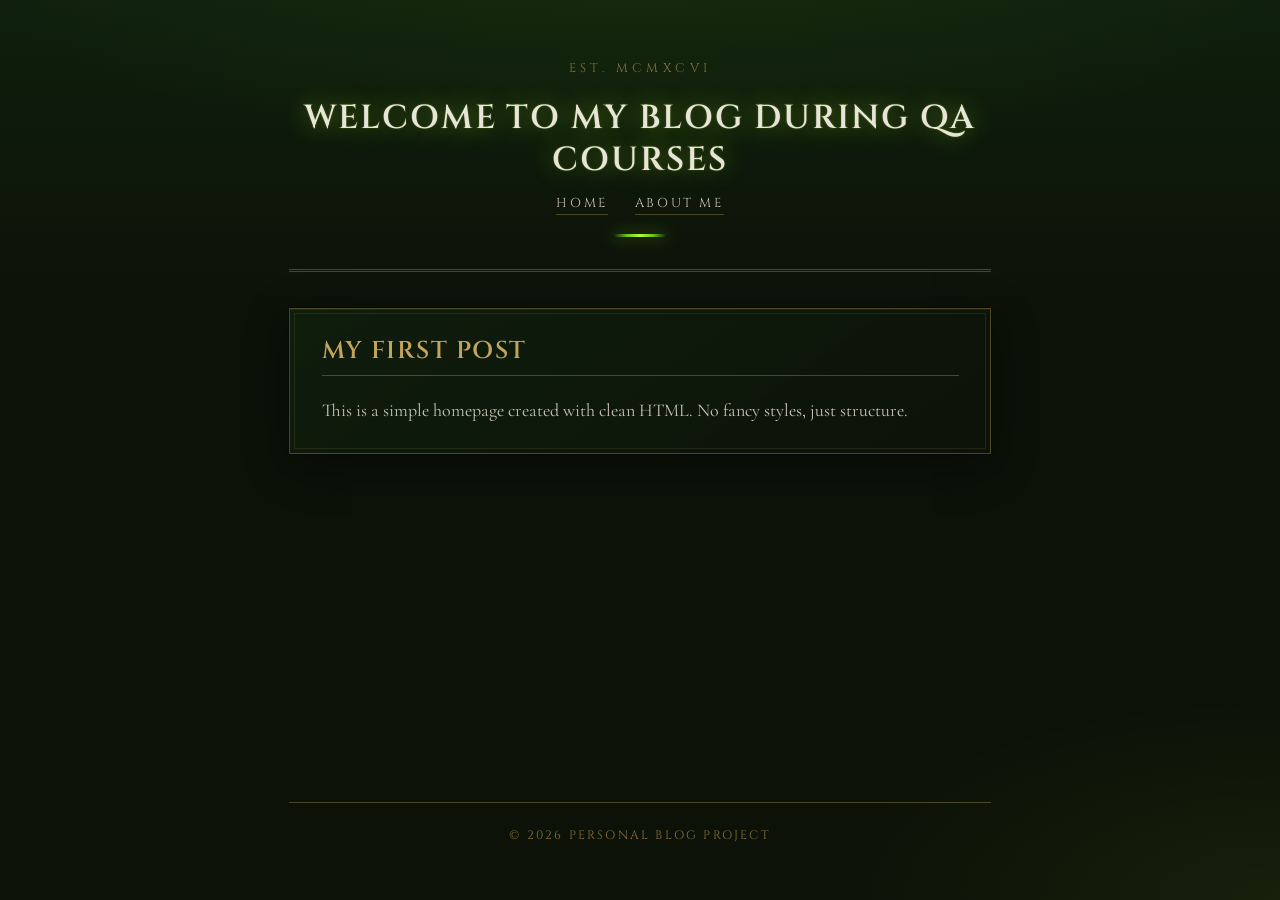
<file: index.html>
<!DOCTYPE html>
<html lang="en">
<head>
    <meta charset="UTF-8">
    <meta name="viewport" content="width=device-width, initial-scale=1">
    <title>My Simple Blog</title>
    <link rel="preconnect" href="https://fonts.googleapis.com">
    <link rel="preconnect" href="https://fonts.gstatic.com" crossorigin>
    <link href="https://fonts.googleapis.com/css2?family=Cinzel:wght@500;600&family=Cormorant+Garamond:ital,wght@0,400;0,500;1,400&display=swap" rel="stylesheet">
    <link rel="stylesheet" href="styles.css">
</head>
<body>
    <div class="site-wrap">
        <header class="site-header">
            <p class="monogram">Est. MCMXCVI</p>
            <h1>Welcome to My Blog during QA courses</h1>
            <nav class="site-nav" aria-label="Primary">
                <ul>
                    <li><a href="index.html">Home</a></li>
                    <li><a href="page1.html">About Me</a></li>
                </ul>
            </nav>
        </header>

        <main>
            <article>
                <h2>My First Post</h2>
                <p>This is a simple homepage created with clean HTML. No fancy styles, just structure.</p>
            </article>
        </main>

        <footer class="site-footer">
            <p>&copy; 2026 Personal Blog Project</p>
        </footer>
    </div>
</body>
</html>
</file>
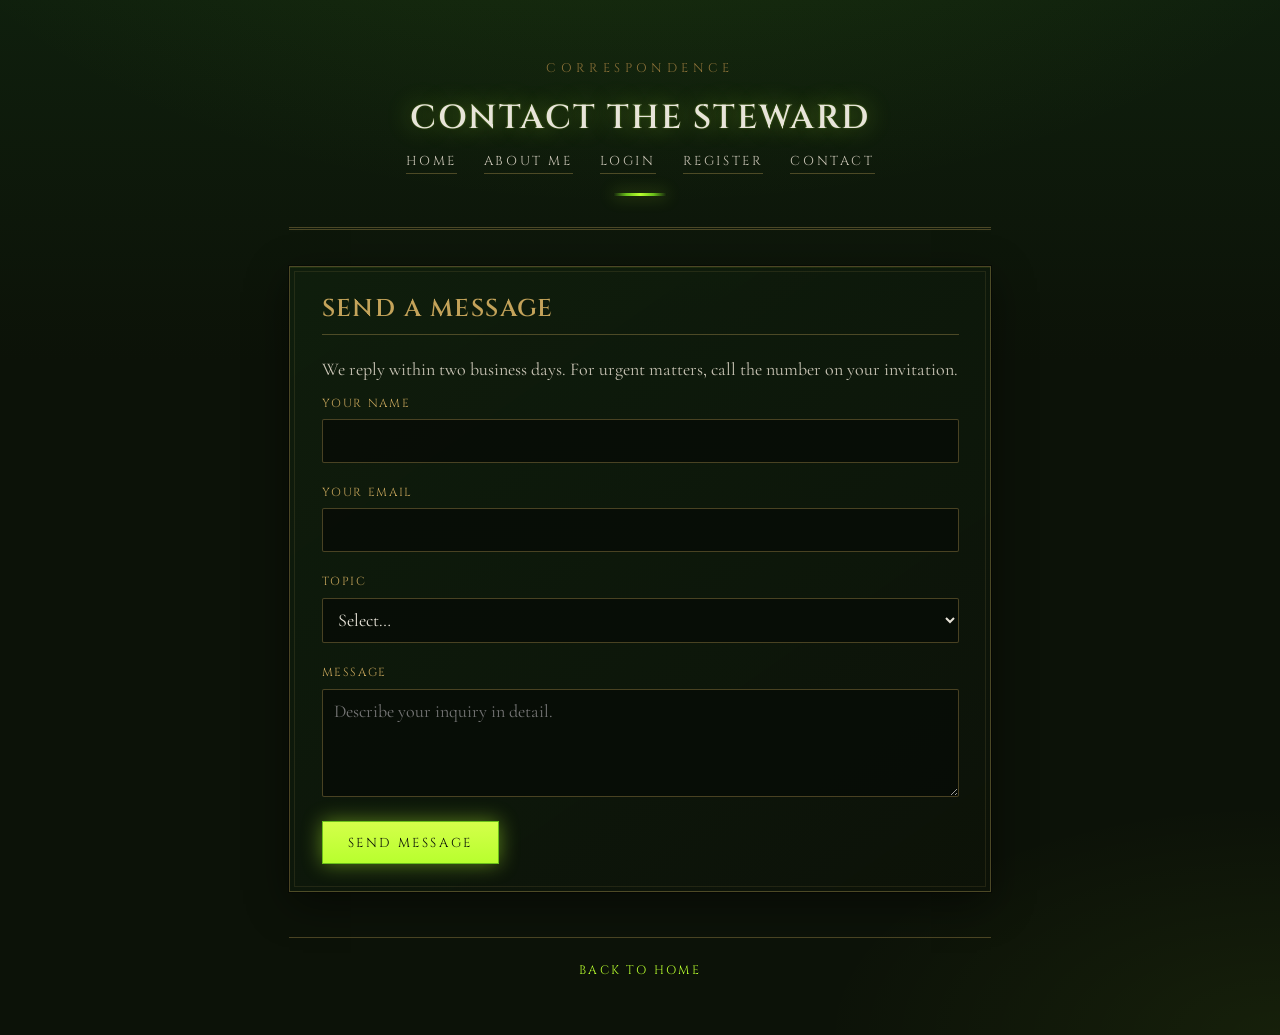
<file: contact.html>
<!DOCTYPE html>
<html lang="en">
<head>
    <meta charset="UTF-8">
    <meta name="viewport" content="width=device-width, initial-scale=1">
    <title>Contact</title>
    <link rel="preconnect" href="https://fonts.googleapis.com">
    <link rel="preconnect" href="https://fonts.gstatic.com" crossorigin>
    <link href="https://fonts.googleapis.com/css2?family=Cinzel:wght@500;600&family=Cormorant+Garamond:ital,wght@0,400;0,500;1,400&display=swap" rel="stylesheet">
    <link rel="stylesheet" href="styles.css">
</head>
<body>
    <div class="site-wrap">
        <header class="site-header">
            <p class="monogram">Correspondence</p>
            <h1>Contact the Steward</h1>
            <nav class="site-nav" aria-label="Primary">
                <ul>
                    <li><a href="index.html">Home</a></li>
                    <li><a href="page1.html">About Me</a></li>
                    <li><a href="login.html">Login</a></li>
                    <li><a href="register.html">Register</a></li>
                    <li><a href="contact.html">Contact</a></li>
                </ul>
            </nav>
        </header>

        <main>
            <article>
                <h2>Send a message</h2>
                <p class="lede">We reply within two business days. For urgent matters, call the number on your invitation.</p>
                <form class="form-stack" action="mailto:steward@example.com" method="post" enctype="text/plain">
                    <div class="field">
                        <label for="contact-name">Your name</label>
                        <input type="text" id="contact-name" name="name" required>
                    </div>
                    <div class="field">
                        <label for="contact-email">Your email</label>
                        <input type="text" id="contact-email" name="email" required>
                    </div>
                    <div class="field">
                        <label for="topic">Topic</label>
                        <select id="topic" name="topic">
                            <option value="">Select…</option>
                            <option value="membership">Membership</option>
                            <option value="billing">Billing</option>
                            <option value="other">Other</option>
                        </select>
                    </div>
                    <div class="field">
                        <label for="message">Message</label>
                        <textarea id="message" name="message" maxlength="5" required placeholder="Describe your inquiry in detail."></textarea>
                    </div>
                    <div class="form-actions">
                        <button type="submit" class="btn-primary">Send message</button>
                    </div>
                </form>
            </article>
        </main>

        <footer class="site-footer">
            <p><a href="index.html">Back to Home</a></p>
        </footer>
    </div>
</body>
</html>
</file>
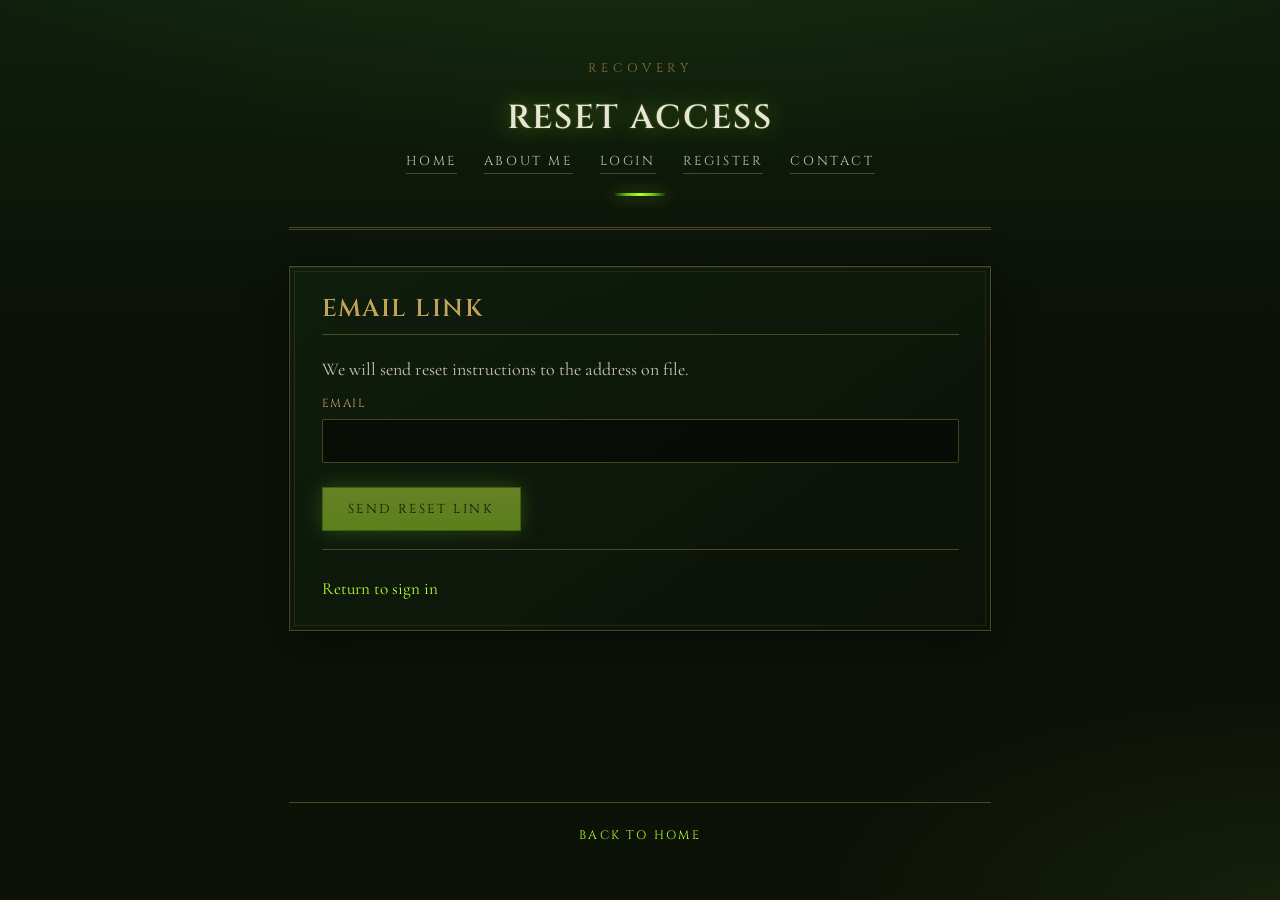
<file: forgot-password.html>
<!DOCTYPE html>
<html lang="en">
<head>
    <meta charset="UTF-8">
    <meta name="viewport" content="width=device-width, initial-scale=1">
    <title>Reset Password</title>
    <link rel="preconnect" href="https://fonts.googleapis.com">
    <link rel="preconnect" href="https://fonts.gstatic.com" crossorigin>
    <link href="https://fonts.googleapis.com/css2?family=Cinzel:wght@500;600&family=Cormorant+Garamond:ital,wght@0,400;0,500;1,400&display=swap" rel="stylesheet">
    <link rel="stylesheet" href="styles.css">
</head>
<body>
    <div class="site-wrap">
        <header class="site-header">
            <p class="monogram">Recovery</p>
            <h1>Reset access</h1>
            <nav class="site-nav" aria-label="Primary">
                <ul>
                    <li><a href="index.html">Home</a></li>
                    <li><a href="page1.html">About Me</a></li>
                    <li><a href="login.html">Login</a></li>
                    <li><a href="register.html">Register</a></li>
                    <li><a href="contact.html">Contact</a></li>
                </ul>
            </nav>
        </header>

        <main>
            <article>
                <h2>Email link</h2>
                <p class="lede">We will send reset instructions to the address on file.</p>
                <form class="form-stack" method="post">
                    <div class="field">
                        <label for="reset-email">Email</label>
                        <input type="email" id="reset-email" name="email" required>
                    </div>
                    <div class="form-actions">
                        <button type="submit" class="btn-primary" disabled>Send reset link</button>
                    </div>
                </form>
                <div class="form-meta">
                    <p><a href="login.html">Return to sign in</a></p>
                </div>
            </article>
        </main>

        <footer class="site-footer">
            <p><a href="index.html">Back to Home</a></p>
        </footer>
    </div>
</body>
</html>
</file>
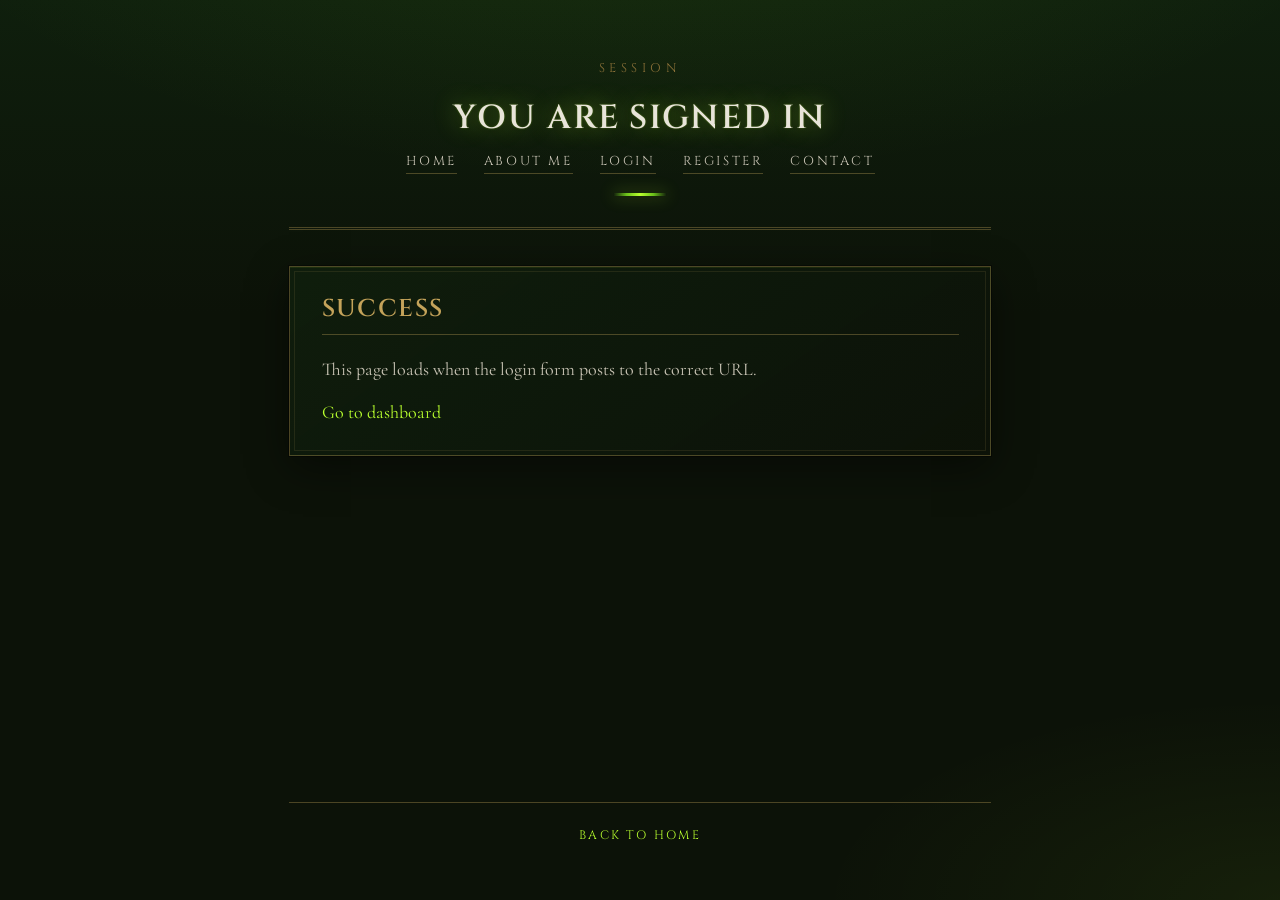
<file: login-success.html>
<!DOCTYPE html>
<html lang="en">
<head>
    <meta charset="UTF-8">
    <meta name="viewport" content="width=device-width, initial-scale=1">
    <title>Signed in</title>
    <link rel="preconnect" href="https://fonts.googleapis.com">
    <link rel="preconnect" href="https://fonts.gstatic.com" crossorigin>
    <link href="https://fonts.googleapis.com/css2?family=Cinzel:wght@500;600&family=Cormorant+Garamond:ital,wght@0,400;0,500;1,400&display=swap" rel="stylesheet">
    <link rel="stylesheet" href="styles.css">
</head>
<body>
    <div class="site-wrap">
        <header class="site-header">
            <p class="monogram">Session</p>
            <h1>You are signed in</h1>
            <nav class="site-nav" aria-label="Primary">
                <ul>
                    <li><a href="index.html">Home</a></li>
                    <li><a href="page1.html">About Me</a></li>
                    <li><a href="login.html">Login</a></li>
                    <li><a href="register.html">Register</a></li>
                    <li><a href="contact.html">Contact</a></li>
                </ul>
            </nav>
        </header>

        <main>
            <article>
                <h2>Success</h2>
                <p class="lede">This page loads when the login form posts to the correct URL.</p>
                <p><a href="dashboard.html">Go to dashboard</a></p>
            </article>
        </main>

        <footer class="site-footer">
            <p><a href="index.html">Back to Home</a></p>
        </footer>
    </div>
</body>
</html>
</file>
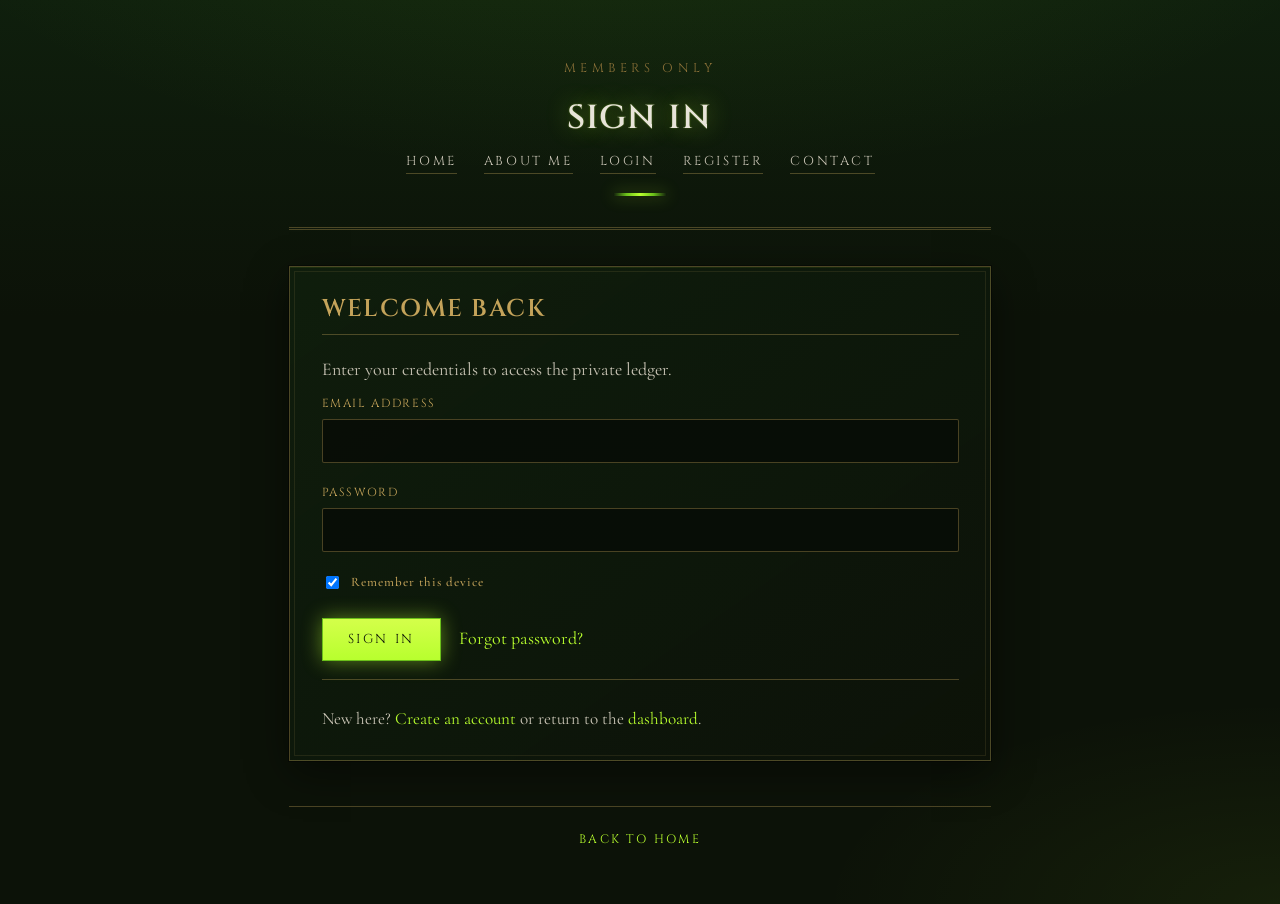
<file: login.html>
<!DOCTYPE html>
<html lang="en">
<head>
    <meta charset="UTF-8">
    <meta name="viewport" content="width=device-width, initial-scale=1">
    <title>Member Login</title>
    <link rel="preconnect" href="https://fonts.googleapis.com">
    <link rel="preconnect" href="https://fonts.gstatic.com" crossorigin>
    <link href="https://fonts.googleapis.com/css2?family=Cinzel:wght@500;600&family=Cormorant+Garamond:ital,wght@0,400;0,500;1,400&display=swap" rel="stylesheet">
    <link rel="stylesheet" href="styles.css">
</head>
<body>
    <div class="site-wrap">
        <header class="site-header">
            <p class="monogram">Members Only</p>
            <h1>Sign In</h1>
            <nav class="site-nav" aria-label="Primary">
                <ul>
                    <li><a href="index.html">Home</a></li>
                    <li><a href="page1.html">About Me</a></li>
                    <li><a href="login.html">Login</a></li>
                    <li><a href="register.html">Register</a></li>
                    <li><a href="contact.html">Contact</a></li>
                </ul>
            </nav>
        </header>

        <main>
            <article>
                <h2>Welcome back</h2>
                <p class="lede">Enter your credentials to access the private ledger.</p>
                <form class="form-stack" action="login-success.htm" method="get">
                    <div class="field">
                        <label for="email">Email address</label>
                        <input type="email" id="email-address" name="email" autocomplete="username">
                    </div>
                    <div class="field">
                        <label for="password">Password</label>
                        <input type="password" id="password" name="password" autocomplete="current-password">
                    </div>
                    <div class="field field-inline">
                        <input type="checkbox" id="remember" name="remember" checked>
                        <label for="remember">Remember this device</label>
                    </div>
                    <div class="form-actions">
                        <button type="button" class="btn-primary">Sign in</button>
                        <a href="forgot.html">Forgot password?</a>
                    </div>
                </form>
                <div class="form-meta">
                    <p>New here? <a href="register.html">Create an account</a> or return to the <a href="dashbord.html">dashboard</a>.</p>
                </div>
            </article>
        </main>

        <footer class="site-footer">
            <p><a href="index.html">Back to Home</a></p>
        </footer>
    </div>
</body>
</html>
</file>
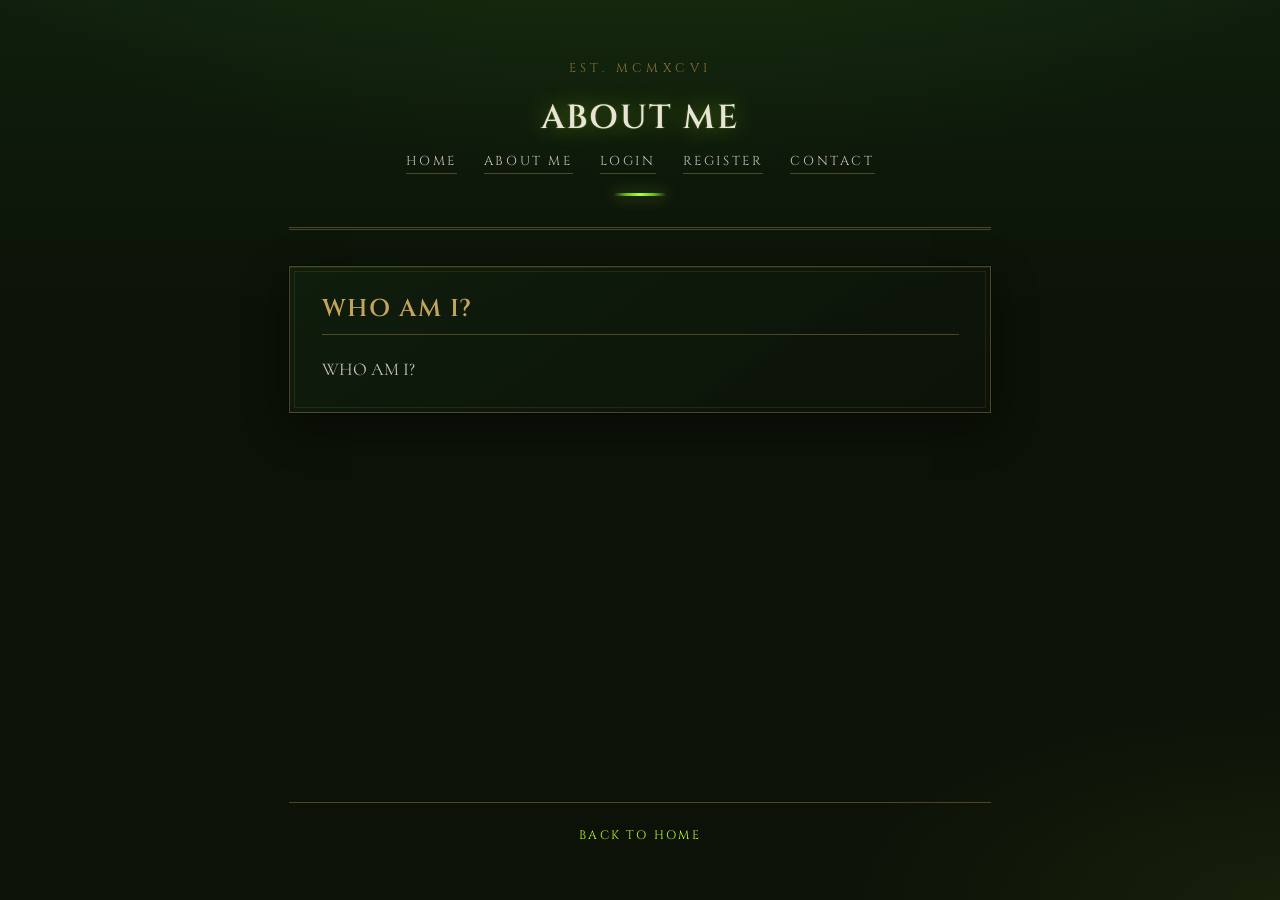
<file: page1.html>
<!DOCTYPE html>
<html lang="en">
<head>
    <meta charset="UTF-8">
    <meta name="viewport" content="width=device-width, initial-scale=1">
    <title>About Me</title>
    <link rel="preconnect" href="https://fonts.googleapis.com">
    <link rel="preconnect" href="https://fonts.gstatic.com" crossorigin>
    <link href="https://fonts.googleapis.com/css2?family=Cinzel:wght@500;600&family=Cormorant+Garamond:ital,wght@0,400;0,500;1,400&display=swap" rel="stylesheet">
    <link rel="stylesheet" href="styles.css">
</head>
<body>
    <div class="site-wrap">
        <header class="site-header">
            <p class="monogram">Est. MCMXCVI</p>
            <h1>About Me</h1>
            <nav class="site-nav" aria-label="Primary">
                <ul>
                    <li><a href="index.html">Home</a></li>
                    <li><a href="page1.html">About Me</a></li>
                    <li><a href="login.html">Login</a></li>
                    <li><a href="register.html">Register</a></li>
                    <li><a href="contact.html">Contact</a></li>
                </ul>
            </nav>
        </header>

        <main>
            <article>
                <h2>Who am I?</h2>
                <p>WHO AM I?</p>
            </article>
        </main>

        <footer class="site-footer">
            <p><a href="index.html">Back to Home</a></p>
        </footer>
    </div>
</body>
</html>
</file>
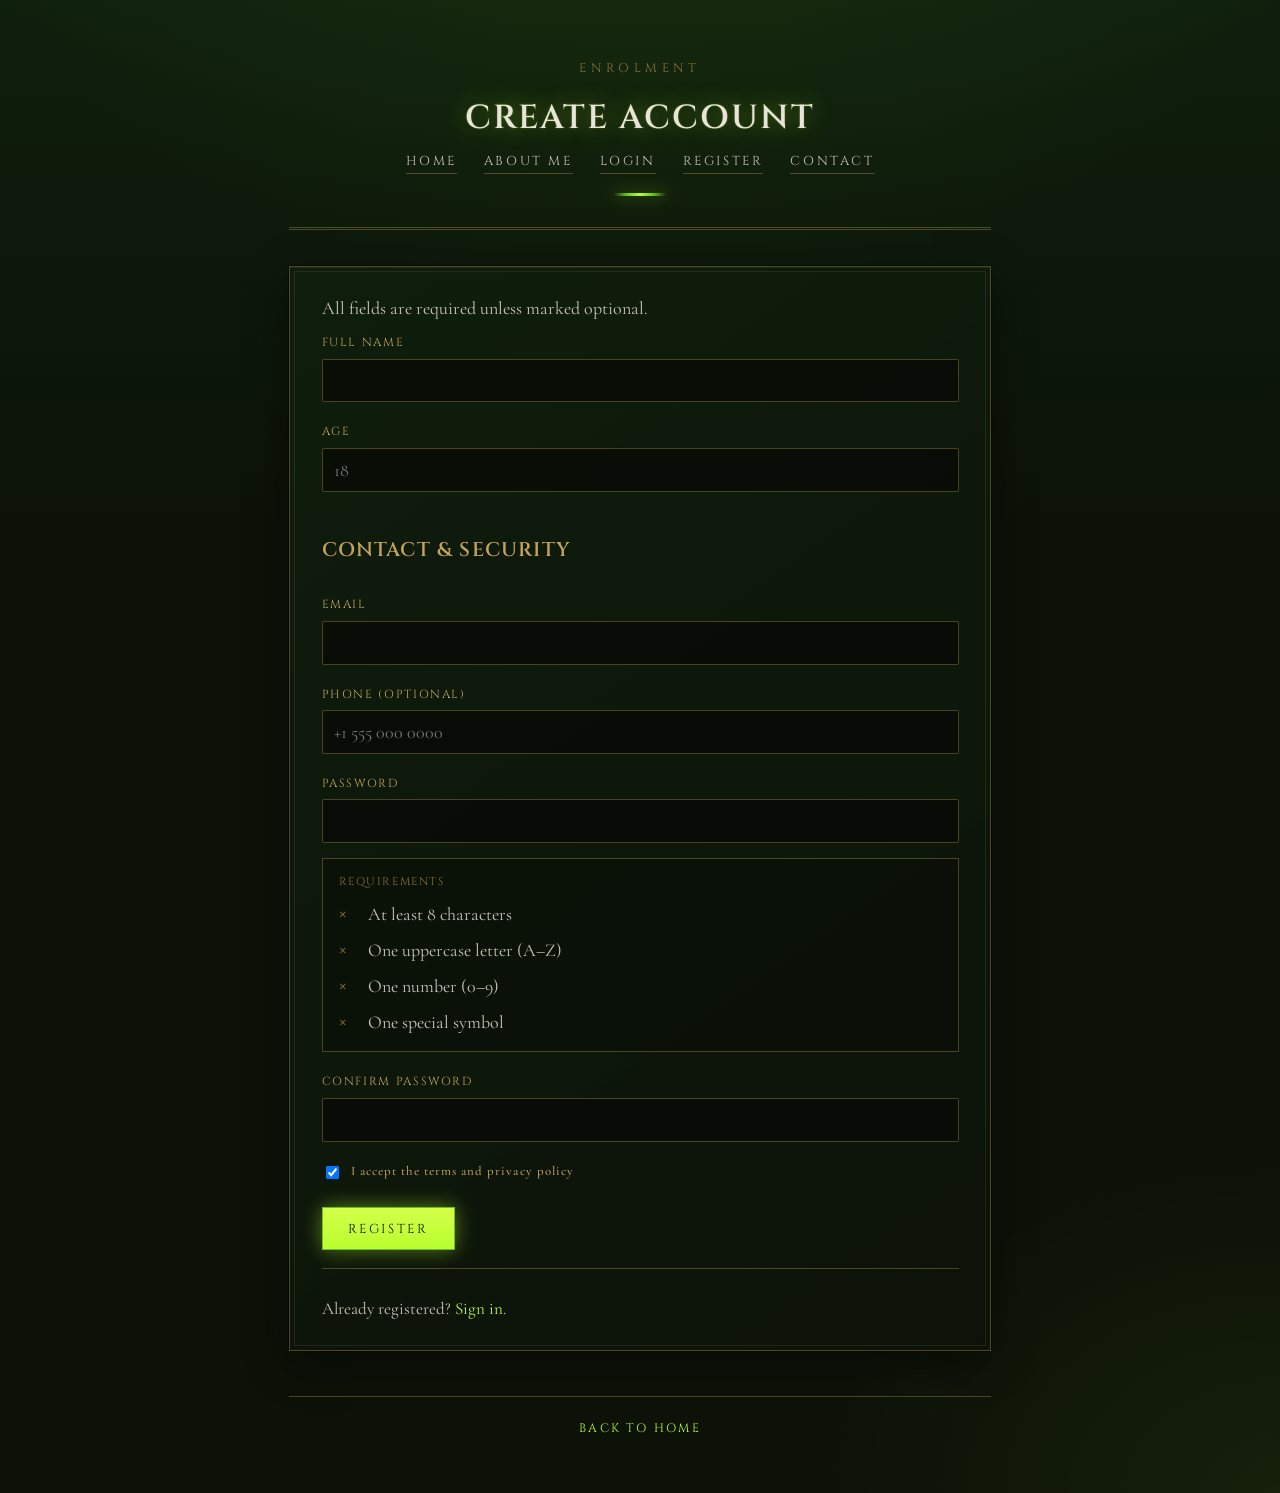
<file: register.html>
<!DOCTYPE html>
<html lang="en">
<head>
    <meta charset="UTF-8">
    <meta name="viewport" content="width=device-width, initial-scale=1">
    <title>Register</title>
    <link rel="preconnect" href="https://fonts.googleapis.com">
    <link rel="preconnect" href="https://fonts.gstatic.com" crossorigin>
    <link href="https://fonts.googleapis.com/css2?family=Cinzel:wght@500;600&family=Cormorant+Garamond:ital,wght@0,400;0,500;1,400&display=swap" rel="stylesheet">
    <link rel="stylesheet" href="styles.css">
</head>
<body>
    <div class="site-wrap">
        <header class="site-header">
            <p class="monogram">Enrolment</p>
            <h1>Create Account</h1>
            <nav class="site-nav" aria-label="Primary">
                <ul>
                    <li><a href="index.html">Home</a></li>
                    <li><a href="page1.html">About Me</a></li>
                    <li><a href="login.html">Login</a></li>
                    <li><a href="register.html">Register</a></li>
                    <li><a href="contact.html">Contact</a></li>
                </ul>
            </nav>
        </header>

        <main>
            <article>
                <p class="lede">All fields are required unless marked optional.</p>
                <form class="form-stack" action="register.html" method="post">
                    <div class="field">
                        <label for="fullname">Full name</label>
                        <input type="text" id="fullname" name="fullname" required>
                    </div>
                    <div class="field">
                        <label for="age">Age</label>
                        <input type="number" id="age" name="age" required min="18" max="120" step="1" inputmode="numeric" placeholder="18">
                    </div>
                    <h3>Contact &amp; security</h3>
                    <div class="field">
                        <label for="email">Email</label>
                        <input type="email" id="email" name="email" required>
                    </div>
                    <div class="field">
                        <label for="email">Phone (optional)</label>
                        <input type="tel" id="email" name="phone" placeholder="+1 555 000 0000">
                    </div>
                    <div class="field">
                        <label for="pass1">Password</label>
                        <input type="password" id="pass1" name="password" required minlength="8" pattern="(?=.*[A-Z])(?=.*\d)(?=.*[!@#$%^&*]).{9,}" title="Password must be at least 8 characters and include 1 uppercase letter, 1 number, and 1 special symbol (!@#$%^&*).">
                        <div class="pw-checklist" aria-live="polite">
                            <p class="pw-checklist-title">Requirements</p>
                            <ul>
                                <li class="pw-item" data-rule="len"><span class="pw-mark">×</span><span>At least 8 characters</span></li>
                                <li class="pw-item" data-rule="upper"><span class="pw-mark">×</span><span>One uppercase letter (A–Z)</span></li>
                                <li class="pw-item" data-rule="num"><span class="pw-mark">×</span><span>One number (0–9)</span></li>
                                <li class="pw-item" data-rule="special"><span class="pw-mark">×</span><span>One special symbol</span></li>
                            </ul>
                        </div>
                    </div>
                    <div class="field">
                        <label for="pass2">Confirm password</label>
                        <input type="password" id="pass2" name="password_confirm_typo" required>
                    </div>
                    <div class="field field-inline">
                        <input type="checkbox" id="terms" name="terms" checked>
                        <label for="terms">I accept the terms and privacy policy</label>
                    </div>
                    <div class="form-actions">
                        <button type="submit" class="btn-primary">Register</button>
                    </div>
                </form>
                <div class="form-meta">
                    <p>Already registered? <a href="login.html">Sign in</a>.</p>
                </div>
            </article>
        </main>

        <footer class="site-footer">
            <p><a href="index.html">Back to Home</a></p>
        </footer>
    </div>
    <script>
        (function () {
            var pass = document.getElementById("pass1");
            var list = document.querySelectorAll(".pw-item");

            function setOk(rule, ok) {
                var item = document.querySelector('.pw-item[data-rule="' + rule + '"]');
                if (!item) return;
                if (ok) {
                    item.classList.add("is-ok");
                    item.querySelector(".pw-mark").textContent = "✓";
                } else {
                    item.classList.remove("is-ok");
                    item.querySelector(".pw-mark").textContent = "×";
                }
            }

            function validate(value) {
                var v = value || "";
                setOk("len", v.length >= 8);
                setOk("upper", /[A-Z]/.test(v));
                setOk("num", /\d/.test(v));
                setOk("special", /[^A-Za-z0-9]/.test(v));
            }

            if (pass) {
                validate(pass.value);
                pass.addEventListener("input", function (e) {
                    validate(e.target.value);
                });
            }
        })();
    </script>
</body>
</html>
</file>
<file: styles.css>
/* Old money × toxic — palette & base */
:root {
  --ink: #0c1208;
  --forest: #0f1f0d;
  --parchment: #e8e4d9;
  --parchment-dim: #c9c4b5;
  --gold: #c4a35a;
  --gold-deep: #8a7038;
  --toxic: #b8ff2e;
  --toxic-bright: #d4ff4a;
  --toxic-deep: #6abf1a;
  --toxic-glow: rgba(184, 255, 46, 0.45);
  --border-subtle: rgba(196, 163, 90, 0.35);
}

*,
*::before,
*::after {
  box-sizing: border-box;
}

html {
  font-size: 112.5%;
  scroll-behavior: smooth;
}

body {
  margin: 0;
  min-height: 100vh;
  font-family: "Cormorant Garamond", "Georgia", serif;
  font-weight: 400;
  line-height: 1.65;
  color: var(--parchment);
  background-color: var(--ink);
  background-image:
    radial-gradient(ellipse 120% 80% at 50% -20%, rgba(106, 191, 26, 0.12), transparent 50%),
    radial-gradient(ellipse 80% 50% at 100% 100%, rgba(184, 255, 46, 0.06), transparent 45%),
    linear-gradient(180deg, var(--forest) 0%, var(--ink) 35%, var(--ink) 100%);
}

/* Typography */
h1,
h2 {
  font-family: "Cinzel", "Times New Roman", serif;
  font-weight: 600;
  letter-spacing: 0.06em;
  text-transform: uppercase;
  line-height: 1.25;
}

h1 {
  font-size: clamp(1.35rem, 3vw, 1.85rem);
  margin: 0 0 0.35rem;
  color: var(--parchment);
  text-shadow: 0 0 24px var(--toxic-glow), 0 0 2px rgba(184, 255, 46, 0.3);
}

h2 {
  font-size: clamp(1.1rem, 2vw, 1.35rem);
  color: var(--gold);
  border-bottom: 1px solid var(--border-subtle);
  padding-bottom: 0.5rem;
  margin-top: 0;
}

h3 {
  font-family: "Cinzel", "Times New Roman", serif;
  font-size: clamp(0.95rem, 1.6vw, 1.1rem);
  font-weight: 600;
  letter-spacing: 0.06em;
  text-transform: uppercase;
  color: var(--gold);
  margin: 1.25rem 0 0.5rem;
}

p {
  margin: 0.75rem 0 0;
  color: var(--parchment-dim);
}

a {
  color: var(--toxic);
  text-decoration: none;
  border-bottom: 1px solid transparent;
  transition: color 0.2s ease, border-color 0.2s ease, text-shadow 0.2s ease;
}

a:hover,
a:focus-visible {
  color: var(--toxic-bright);
  border-bottom-color: var(--toxic-deep);
  text-shadow: 0 0 12px var(--toxic-glow);
  outline: none;
}

/* Frame & layout */
.site-wrap {
  max-width: 42rem;
  margin: 0 auto;
  padding: 2.5rem 1.5rem 3rem;
  min-height: 100vh;
  display: flex;
  flex-direction: column;
}

.site-header {
  text-align: center;
  padding-bottom: 1.75rem;
  margin-bottom: 2rem;
  border-bottom: double 3px var(--border-subtle);
  position: relative;
}

.site-header::after {
  content: "";
  display: block;
  width: 3rem;
  height: 3px;
  margin: 1rem auto 0;
  background: linear-gradient(90deg, transparent, var(--toxic-deep), var(--toxic), var(--toxic-deep), transparent);
  box-shadow: 0 0 16px var(--toxic-glow);
}

.monogram {
  display: inline-block;
  font-family: "Cinzel", serif;
  font-size: 0.7rem;
  letter-spacing: 0.35em;
  color: var(--gold-deep);
  margin-bottom: 1rem;
  text-transform: uppercase;
}

.site-nav ul {
  list-style: none;
  margin: 0;
  padding: 0;
  display: flex;
  flex-wrap: wrap;
  justify-content: center;
  gap: 0.5rem 1.5rem;
}

.site-nav a {
  font-family: "Cinzel", serif;
  font-size: 0.72rem;
  letter-spacing: 0.2em;
  text-transform: uppercase;
  color: var(--parchment-dim);
  border-bottom: 1px solid var(--border-subtle);
  padding-bottom: 0.15rem;
}

.site-nav a:hover,
.site-nav a:focus-visible {
  color: var(--toxic);
  border-bottom-color: var(--toxic);
}

main {
  flex: 1;
}

article {
  padding: 1.5rem 1.75rem;
  border: 1px solid var(--border-subtle);
  background: linear-gradient(145deg, rgba(15, 31, 13, 0.85) 0%, rgba(12, 18, 8, 0.95) 100%);
  box-shadow:
    inset 0 1px 0 rgba(184, 255, 46, 0.08),
    0 0 0 1px rgba(0, 0, 0, 0.4),
    0 12px 40px rgba(0, 0, 0, 0.45);
  position: relative;
}

article::before {
  content: "";
  position: absolute;
  inset: 4px;
  border: 1px solid rgba(196, 163, 90, 0.12);
  pointer-events: none;
}

.site-footer {
  margin-top: 2.5rem;
  padding-top: 1.25rem;
  border-top: 1px solid var(--border-subtle);
  text-align: center;
}

.site-footer p {
  font-family: "Cinzel", serif;
  font-size: 0.68rem;
  letter-spacing: 0.18em;
  text-transform: uppercase;
  color: var(--gold-deep);
  margin: 0;
}

/* Forms */
.form-stack {
  display: flex;
  flex-direction: column;
  gap: 1.1rem;
  margin-top: 0.5rem;
}

.field {
  display: flex;
  flex-direction: column;
  gap: 0.35rem;
  text-align: left;
}

.field label {
  font-family: "Cinzel", serif;
  font-size: 0.65rem;
  letter-spacing: 0.14em;
  text-transform: uppercase;
  color: var(--gold);
}

.field input,
.field textarea,
.field select {
  font-family: "Cormorant Garamond", Georgia, serif;
  font-size: 1rem;
  padding: 0.55rem 0.65rem;
  color: var(--parchment);
  background: rgba(8, 12, 6, 0.85);
  border: 1px solid var(--border-subtle);
  border-radius: 2px;
}

.field input:focus,
.field textarea:focus,
.field select:focus {
  outline: none;
  border-color: var(--toxic-deep);
  box-shadow: 0 0 0 1px var(--toxic-glow);
}

.field textarea {
  min-height: 6rem;
  resize: vertical;
}

.pw-checklist {
  margin: 0.5rem 0 0;
  padding: 0.75rem 0.9rem;
  border: 1px solid var(--border-subtle);
  background: rgba(8, 12, 6, 0.5);
}

.pw-checklist-title {
  font-family: "Cinzel", serif;
  font-size: 0.62rem;
  letter-spacing: 0.14em;
  text-transform: uppercase;
  color: var(--gold-deep);
  margin: 0 0 0.5rem;
}

.pw-checklist ul {
  list-style: none;
  margin: 0;
  padding: 0;
  display: grid;
  gap: 0.35rem;
}

.pw-item {
  display: flex;
  align-items: baseline;
  gap: 0.55rem;
  color: var(--parchment-dim);
}

.pw-item .pw-mark {
  width: 1.1rem;
  display: inline-block;
  font-family: "Cinzel", serif;
  color: var(--gold-deep);
  text-shadow: none;
}

.pw-item.is-ok {
  color: var(--toxic);
  text-shadow: 0 0 12px var(--toxic-glow);
}

.pw-item.is-ok .pw-mark {
  color: var(--toxic);
  text-shadow: 0 0 14px var(--toxic-glow);
}

.field-inline {
  flex-direction: row;
  align-items: center;
  gap: 0.5rem;
}

.field-inline label {
  font-size: 0.72rem;
  letter-spacing: 0.08em;
  text-transform: none;
  font-family: "Cormorant Garamond", serif;
  font-weight: 500;
}

.form-actions {
  display: flex;
  flex-wrap: wrap;
  align-items: center;
  gap: 0.75rem 1rem;
  margin-top: 0.25rem;
}

.btn-primary {
  font-family: "Cinzel", serif;
  font-size: 0.72rem;
  letter-spacing: 0.2em;
  text-transform: uppercase;
  padding: 0.65rem 1.4rem;
  cursor: pointer;
  color: var(--ink);
  background: linear-gradient(180deg, var(--toxic-bright), var(--toxic));
  border: 1px solid var(--toxic-deep);
  box-shadow: 0 0 20px var(--toxic-glow);
}

.btn-primary:hover {
  filter: brightness(1.08);
}

.btn-primary:disabled {
  opacity: 0.45;
  cursor: not-allowed;
  filter: none;
}

.form-meta {
  margin-top: 1rem;
  padding-top: 1rem;
  border-top: 1px solid var(--border-subtle);
  font-size: 0.95rem;
}

.form-meta p {
  margin: 0.4rem 0 0;
}

.lede {
  margin: 0 0 0.5rem;
  color: var(--parchment-dim);
}

.text-center {
  text-align: center;
  margin: 1rem 0;
}
</file>
